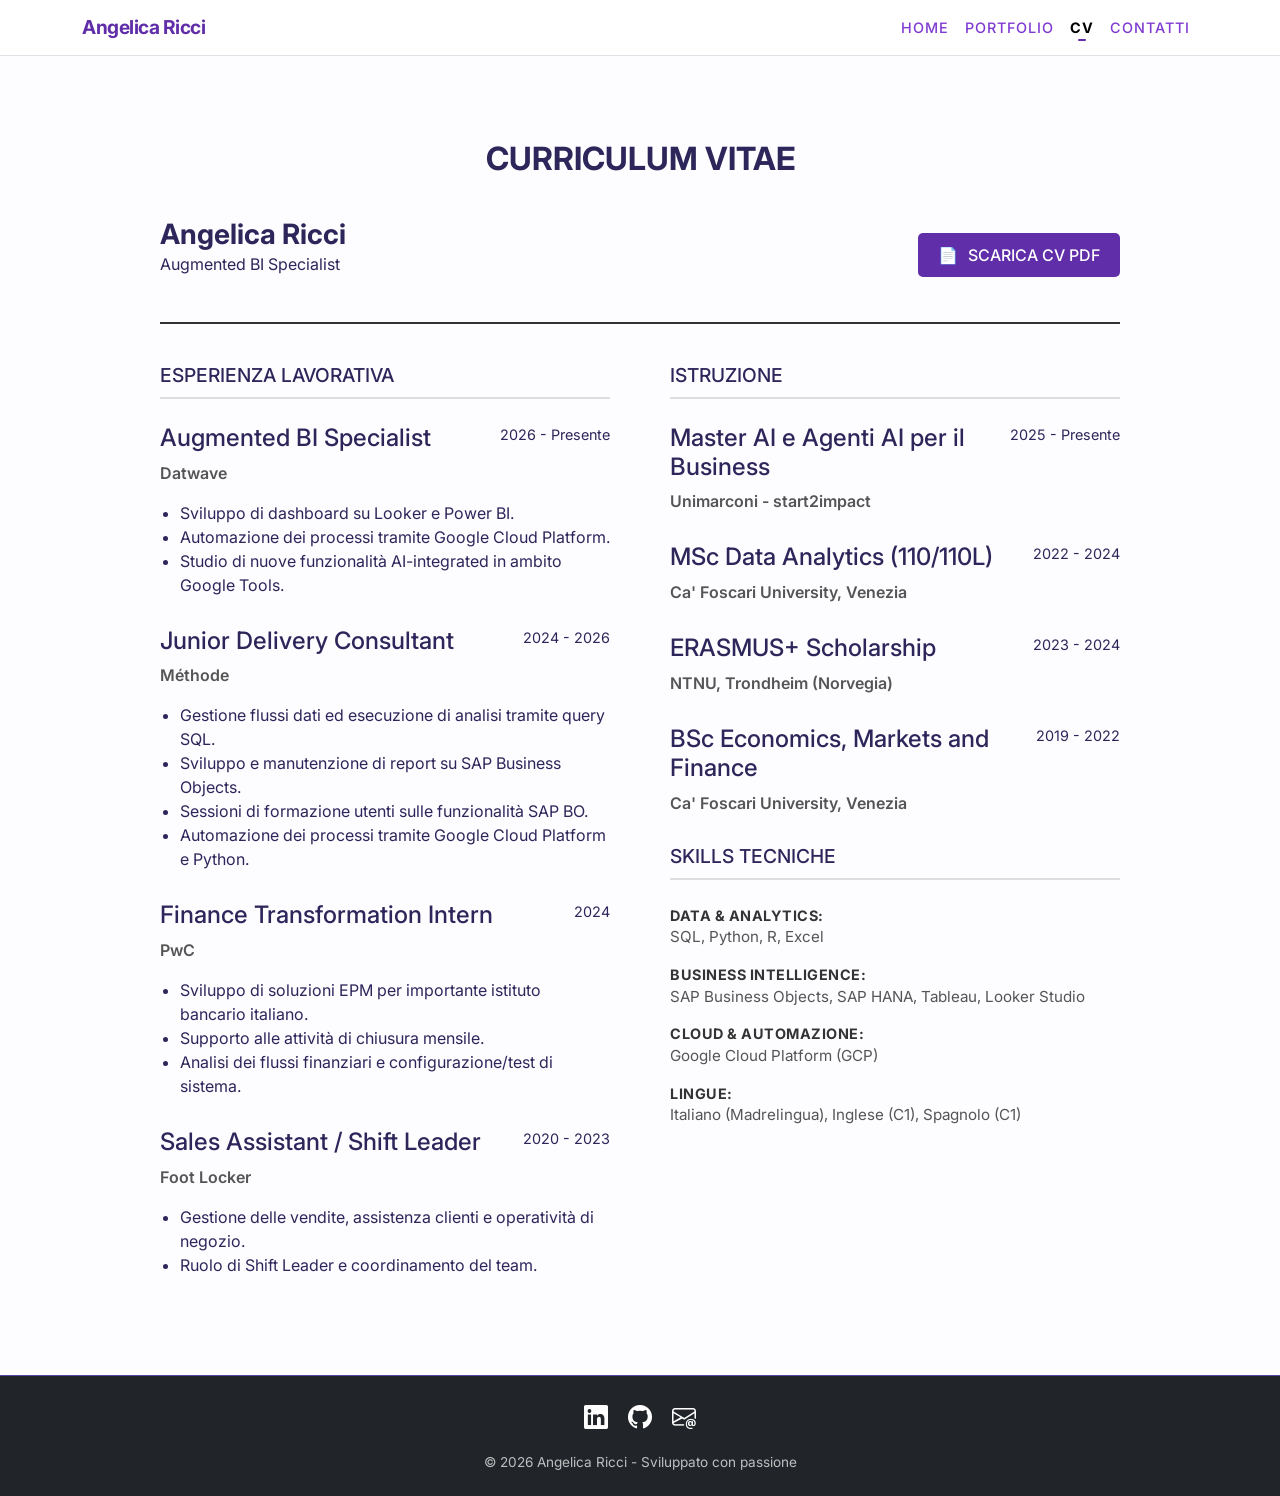
<file: cv.html>
<!DOCTYPE html>
<html lang="it">
<head>
    <meta charset="UTF-8">
    <meta name="viewport" content="width=device-width, initial-scale=1.0">

    <meta name="description" content="Angelica Ricci - Business Intelligence Specialist appassionata di dati e AI. Portfolio dei progetti del master in Agenti AI e curriculum vitae."> 
    <meta name="keywords" content="Angelica Ricci, Business Intelligence Specialist, Portfolio, Artificial Intelligence, Curriculum Vitae, Roma, Italia">
    <meta name="author" content="Angelica Ricci">
    <meta name="robots" content="index, follow">
    <meta name="language" content="Italian">

    <meta property="og:title" content="Angelica Ricci | Portfolio & Data Analytics">
    <meta property="og:description" content="Esplora i miei progetti e scopri il mio percorso professionale.">
    <meta property="og:url" content="https://aangelicaricci.github.io/angelicaricci.github.io/cv.html">
    <meta property="og:type" content="website">

    <title>CV | Angelica Ricci</title>

    <link rel="icon" type="image/png" href="assets/img/logo-angelica.png">

    <link href="https://cdn.jsdelivr.net/npm/bootstrap@5.3.0/dist/css/bootstrap.min.css" rel="stylesheet">
    <link href="https://cdn.jsdelivr.net/npm/bootstrap-icons@1.11.0/font/bootstrap-icons.css" rel="stylesheet">
    <link href="https://fonts.googleapis.com/css2?family=Inter:wght@300;500;700&display=swap" rel="stylesheet">
    
    <link rel="stylesheet" href="assets/css/main.css">
</head>
<body>

    <header class="sticky-top bg-white border-bottom">
        <nav class="navbar navbar-expand-lg navbar-light">
            <div class="container">
                <a class="navbar-brand" href="index.html">Angelica Ricci</a>
                
                <button class="navbar-toggler" type="button" data-bs-toggle="collapse" data-bs-target="#navbarNav">
                    <span class="navbar-toggler-icon"></span>
                </button>
                
                <div class="collapse navbar-collapse" id="navbarNav">
                    <ul class="navbar-nav ms-auto">
                        <li class="nav-item"><a class="nav-link" href="index.html">Home</a></li>
                        <li class="nav-item"><a class="nav-link" href="portfolio.html">Portfolio</a></li>
                        <li class="nav-item"><a class="nav-link active" href="cv.html">CV</a></li>
                        <li class="nav-item"><a class="nav-link" href="contatti.html">Contatti</a></li>
                    </ul>
                </div>
            </div>
        </nav>
    </header>

    <main class="container py-5">
        <section id="cv" class="game-section">
            <h2 class="section-title">CURRICULUM VITAE</h2>
            <div class="cv-container">
                <div class="cv-header">
                    <div class="cv-personal-info">
                        <h3 class="cv-name">Angelica Ricci</h3>
                        <p class="cv-title">Augmented BI Specialist</p>
                        <div class="cv-contacts">
                        </div>
                    </div>
                    <div class="cv-download">
                        <a href="assets/pdf/AngelicaRicciResume.pdf" class="download-btn" download>
                            <span class="btn-icon">📄</span>
                            <span>SCARICA CV PDF</span>
                        </a>
                    </div>
                </div>

                <div class="cv-grid">
                    <div class="cv-section experience">
                        <h3 class="cv-section-title">ESPERIENZA LAVORATIVA</h3>

                        <div class="cv-item">
                            <div class="cv-item-header">
                                <h4>Augmented BI Specialist</h4>
                                <span class="cv-period">2026 - Presente</span>
                            </div>
                            <p class="cv-company">Datwave</p>
                            <ul class="cv-description">
                                <li>Sviluppo di dashboard su Looker e Power BI.</li>
                                <li>Automazione dei processi tramite Google Cloud Platform.</li>
                                <li>Studio di nuove funzionalità AI-integrated in ambito Google Tools.</li>
                            </ul>
                        </div>

                        <div class="cv-item">
                            <div class="cv-item-header">
                                <h4>Junior Delivery Consultant</h4>
                                <span class="cv-period">2024 - 2026</span>
                            </div>
                            <p class="cv-company">Méthode</p>
                            <ul class="cv-description">
                                <li>Gestione flussi dati ed esecuzione di analisi tramite query SQL.</li>
                                <li>Sviluppo e manutenzione di report su SAP Business Objects.</li>
                                <li>Sessioni di formazione utenti sulle funzionalità SAP BO.</li>
                                <li>Automazione dei processi tramite Google Cloud Platform e Python.</li>
                            </ul>
                        </div>

                        <div class="cv-item">
                            <div class="cv-item-header">
                                <h4>Finance Transformation Intern</h4>
                                <span class="cv-period">2024</span>
                            </div>
                            <p class="cv-company">PwC</p>
                            <ul class="cv-description">
                                <li>Sviluppo di soluzioni EPM per importante istituto bancario italiano.</li>
                                <li>Supporto alle attività di chiusura mensile.</li>
                                <li>Analisi dei flussi finanziari e configurazione/test di sistema.</li>
                            </ul>
                        </div>

                        <div class="cv-item">
                            <div class="cv-item-header">
                                <h4>Sales Assistant / Shift Leader</h4>
                                <span class="cv-period">2020 - 2023</span>
                            </div>
                            <p class="cv-company">Foot Locker</p>
                            <ul class="cv-description">
                                <li>Gestione delle vendite, assistenza clienti e operatività di negozio.</li>
                                <li>Ruolo di Shift Leader e coordinamento del team.</li>
                            </ul>
                        </div>
                    </div>

                    <div class="cv-section education">
                        <h3 class="cv-section-title">ISTRUZIONE</h3>
                        
                        <div class="cv-item">
                            <div class="cv-item-header">
                                <h4>Master AI e Agenti AI per il Business</h4>
                                <span class="cv-period">2025 - Presente</span>
                            </div>
                            <p class="cv-company">Unimarconi - start2impact</p>
                        </div>

                        <div class="cv-item">
                            <div class="cv-item-header">
                                <h4>MSc Data Analytics (110/110L)</h4>
                                <span class="cv-period">2022 - 2024</span>
                            </div>
                            <p class="cv-company">Ca' Foscari University, Venezia</p>
                        </div>

                        <div class="cv-item">
                            <div class="cv-item-header">
                                <h4>ERASMUS+ Scholarship</h4>
                                <span class="cv-period">2023 - 2024</span>
                            </div>
                            <p class="cv-company">NTNU, Trondheim (Norvegia)</p>
                        </div>

                        <div class="cv-item">
                            <div class="cv-item-header">
                                <h4>BSc Economics, Markets and Finance</h4>
                                <span class="cv-period">2019 - 2022</span>
                            </div>
                            <p class="cv-company">Ca' Foscari University, Venezia</p>
                        </div>  

                        <h3 class="cv-section-title">SKILLS TECNICHE</h3>
                        <div class="skills-container">
                            <div class="skill-category">
                                <span class="skill-label">Data & Analytics:</span>
                                <p>SQL, Python, R, Excel</p>
                            </div>
                            <div class="skill-category">
                                <span class="skill-label">Business Intelligence:</span>
                                <p>SAP Business Objects, SAP HANA, Tableau, Looker Studio</p>
                            </div>
                            <div class="skill-category">
                                <span class="skill-label">Cloud & Automazione:</span>
                                <p>Google Cloud Platform (GCP)</p>
                            </div>
                            <div class="skill-category">
                                <span class="skill-label">Lingue:</span>
                                <p>Italiano (Madrelingua), Inglese (C1), Spagnolo (C1)</p>
                            </div>
                        </div>

                    </div>

                </div>
            </div>
        </section>
        </div>
    </main>

    <footer class="bg-dark text-white py-4">
        <div class="container text-center">
            <div class="social-links mb-3">
                <a href="https://www.linkedin.com/in/angelica-ricci-a9808a1b0/" class="text-white mx-2" target="_blank">
                    <i class="bi bi-linkedin fs-4"></i>
                </a>
                <a href="https://github.com/aangelicaricci" class="text-white mx-2" target="_blank">
                    <i class="bi bi-github fs-4"></i>
                </a>
                <a href="mailto:angelicafrancescaricci@gmail.com" class="text-white mx-2">
                    <i class="bi bi-envelope-at fs-4"></i>
                </a>
            </div>
            <p class="mb-0">&copy; 2026 Angelica Ricci - Sviluppato con passione</p>
        </div>
    </footer>

    <script src="https://cdn.jsdelivr.net/npm/bootstrap@5.3.0/dist/js/bootstrap.bundle.min.js"></script>
</body>
</html>
</file>
<file: assets/css/main.css>
body {
  font-family: "Inter", sans-serif;
  background-color: #fdfcff;
  color: #2d265a;
}

header {
  margin-bottom: 1rem;
  background: rgba(255, 255, 255, 0.95);
  backdrop-filter: blur(10px);
  border-bottom: 1px solid rgba(0, 0, 0, 0.05);
  box-shadow: none;
}
header .navbar-brand {
  font-weight: 700;
  font-size: 1.2rem;
  letter-spacing: -0.5px;
  color: #602ea9;
}
@media (min-width: 992px) {
  header .navbar-brand {
    padding-left: 0;
  }
}
header .nav-link {
  font-weight: 500;
  font-size: 0.9rem;
  text-transform: uppercase;
  letter-spacing: 1px;
  color: rgb(127.202247191, 59.2247191011, 208.7752808989);
  padding: 0.5rem 1rem;
  position: relative;
  transition: all 0.3s ease;
}
header .nav-link:hover {
  color: #602ea9;
  transform: translateY(-2px);
}
header .nav-link.active {
  color: #602ea9;
  font-weight: 700;
}
header .nav-link.active::after {
  content: "";
  position: absolute;
  bottom: 5px;
  left: 1rem;
  right: 1rem;
  height: 2px;
  background-color: #602ea9;
  border-radius: 2px;
  transition: all 0.3s ease;
}

.navbar {
  padding-left: 2rem;
  padding-right: 2rem;
}

.intro {
  background: linear-gradient(135deg, #602ea9, rgb(50.4558139535, 24.176744186, 88.823255814));
  color: white;
  border-radius: 15px;
  padding: 3rem;
  margin-bottom: 3rem;
}
.intro .rounded-custom {
  width: 100%;
  max-width: 400px;
  height: auto;
  aspect-ratio: 1/1;
  -o-object-fit: cover;
     object-fit: cover;
  border-radius: 20px;
  box-shadow: 0 10px 25px rgba(0, 0, 0, 0.2);
  border: 3px solid rgba(255, 255, 255, 0.1);
  margin: 0 auto;
}
.intro .col-md-7 {
  max-width: none;
}
@media (max-width: 767px) {
  .intro {
    padding: 2rem 1.5rem;
    text-align: center;
  }
}

footer {
  border-top: 1px solid rgb(80.859375, 68.28125, 161.71875);
}
footer .social-links a {
  display: inline-block;
  text-decoration: none;
  transition: color 0.3s ease;
  border: none;
  outline: none;
}
footer .social-links a:hover {
  color: #ad6be4;
}
footer p {
  font-size: 0.85rem;
  opacity: 0.7;
}

.progetti-container {
  display: grid;
  grid-template-columns: repeat(auto-fit, minmax(300px, 1fr));
  gap: 20px;
}

#welcome {
  padding: 2rem;
  background: white;
  border-radius: 10px;
  box-shadow: 0 4px 6px rgba(0, 0, 0, 0.1);
}
#welcome h2 {
  margin-bottom: 0.5rem;
}
#welcome .lead {
  margin-bottom: 0rem;
  font-size: 1.1rem;
  line-height: 1.6;
}

.navigation-grid {
  display: grid;
  grid-template-columns: repeat(auto-fit, minmax(250px, 1fr));
  gap: 20px;
  margin-top: 0;
}

.nav-card {
  background: white;
  padding: 2rem;
  border-radius: 15px;
  text-decoration: none;
  text-align: center;
  color: #2d265a;
  border-bottom: 5px solid #602ea9;
  transition: all 0.3s ease;
  box-shadow: 0 4px 10px rgba(0, 0, 0, 0.05);
}
.nav-card h3 {
  color: #602ea9;
  margin-bottom: 1rem;
}
.nav-card:hover {
  transform: translateY(-10px);
  box-shadow: 0 10px 20px rgba(0, 0, 0, 0.15);
  background-color: rgb(234.9325842697, 224.2584269663, 247.7415730337);
  border-bottom-color: #ad6be4;
}

.form-control {
  border: 1px solid #e0e0e0;
  padding: 12px 16px;
  border-radius: 10px;
  transition: all 0.3s ease;
}
.form-control:focus {
  border-color: #602ea9;
  box-shadow: 0 0 0 3px rgba(96, 46, 169, 0.1);
}

.btn-primary {
  background-color: #602ea9;
  border: none;
  padding: 12px 20px;
  border-radius: 10px;
  font-weight: 600;
  transition: transform 0.2s;
}
.btn-primary:hover {
  transform: translateY(-2px);
  background-color: rgb(73.2279069767, 35.088372093, 128.911627907);
}

.game-section {
  padding: 20px 0;
}

.section-title {
  text-align: center;
  margin-bottom: 40px;
  font-weight: 700;
}

.cv-container {
  max-width: 1000px;
  margin: 0 auto;
  padding: 0 20px;
}

.cv-header {
  display: flex;
  justify-content: space-between;
  align-items: center;
  margin-bottom: 40px;
  border-bottom: 2px solid #333;
  padding-bottom: 30px;
}

.cv-name {
  font-weight: 700;
  margin: 0;
}

.cv-grid {
  display: grid;
  grid-template-columns: 1fr 1fr;
  gap: 60px;
}

@media (max-width: 768px) {
  .cv-grid {
    grid-template-columns: 1fr;
  }
  .cv-header {
    flex-direction: column;
    text-align: center;
    gap: 20px;
  }
}
.cv-section-title {
  font-size: 1.2rem;
  margin-bottom: 25px;
  border-bottom: 2px solid #ddd;
  padding-bottom: 10px;
}

.cv-item {
  margin-bottom: 30px;
}

.cv-item-header {
  display: flex;
  justify-content: space-between;
  align-items: baseline;
}

.cv-company {
  font-weight: 600;
  color: #555;
}

.cv-description {
  padding-left: 20px;
  margin-top: 10px;
}

.cv-period {
  white-space: nowrap;
  margin-left: 15px;
  flex-shrink: 0;
  font-size: 0.9rem;
}

.cv-item-header {
  display: flex;
  justify-content: space-between;
  align-items: flex-start;
}

.download-btn {
  display: inline-flex;
  align-items: center;
  gap: 10px;
  padding: 10px 20px;
  background-color: #602ea9;
  color: white;
  text-decoration: none;
  border-radius: 5px;
  font-weight: 500;
}

.download-btn:hover {
  background-color: #602ea9;
  color: white;
}

.skills-container {
  display: flex;
  flex-direction: column;
  gap: 15px;
  margin-bottom: 30px;
}

.skill-category {
  display: flex;
  flex-direction: column;
}

.skill-label {
  font-weight: 700;
  font-size: 0.9rem;
  color: #333;
  text-transform: uppercase;
  letter-spacing: 0.5px;
}

.skill-category p {
  margin: 0;
  font-size: 0.95rem;
  color: #555;
}

.project-card {
  transition: transform 0.3s ease, box-shadow 0.3s ease;
  border-radius: 15px; /* Angoli arrotondati come da design */
  overflow: hidden;
}

.project-card:hover {
  transform: translateY(-10px);
  box-shadow: 0 10px 20px rgba(0, 0, 0, 0.1);
}

.project-card img {
  height: 200px;
  -o-object-fit: cover;
     object-fit: cover;
}/*# sourceMappingURL=main.css.map */
</file>
